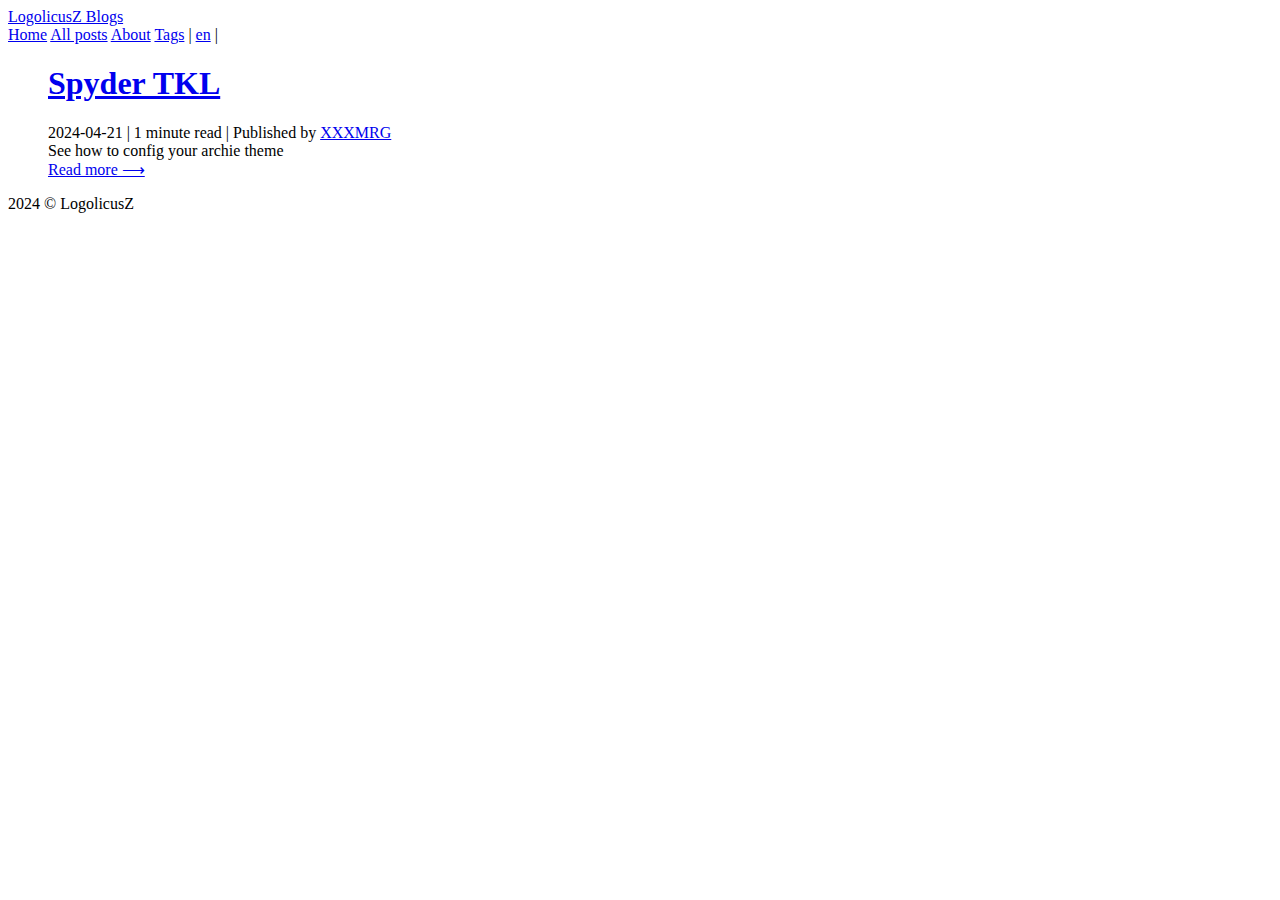
<file: index.html>
<!DOCTYPE html>
<html lang="en">
<head>
    <meta charset="UTF-8">
    <meta http-equiv="X-UA-Compatible" content="IE=edge">
    <meta name="viewport" content="width=device-width, initial-scale=1.0">
    

    
        <title>
            LogolicusZ Blogs
        </title>
        
            <meta property="og:title" content="LogolicusZ Blogs" />
        
    

    
        
    

    
        
    

    
         <link rel="icon" type="image/png" href=&#x2F;icon&#x2F;favicon.svg />
    

    

    
        <!-- Global site tag (gtag.js) - Google Analytics -->
        <script async src="https://www.googletagmanager.com/gtag/js?id=XXXX-XXXXX"></script>
        <script>
            window.dataLayer = window.dataLayer || [];
            function gtag(){dataLayer.push(arguments);}
            gtag('js', new Date());

            gtag('config', 'XXXX-XXXXX');
        </script>
    

    
    
        <script src=https://blog.logolicusz.com/js/feather.min.js></script>
    


    
        <link href=https://blog.logolicusz.com/css/fonts.css rel="stylesheet" />
    

    <link rel="stylesheet" type="text/css" media="screen" href=https://blog.logolicusz.com/css/main.css />

    
        <link
            rel="stylesheet"
            id="darkModeStyle"
            type="text/css"
            href=https://blog.logolicusz.com/css/dark.css
            
            
                disabled
            
        />
    

    


    


</head>


<body>
    <div class="content">
        <header>
    <div class="main" id="main_title">
        <a href=https:&#x2F;&#x2F;blog.logolicusz.com>LogolicusZ Blogs</a>
    </div>

    <nav>
        
            <a href=&#x2F;>Home</a>
        
            <a href=&#x2F;posts>All posts</a>
        
            <a href=&#x2F;about>About</a>
        
            <a href=&#x2F;tags>Tags</a>
        

        
            |

            
                <a href=&#x2F;>en</a>
            
        

        
            | <a id="dark-mode-toggle" onclick="toggleTheme()" href=""></a>
            <script src=https://blog.logolicusz.com/js/themetoggle.js></script>
        
    </nav>
</header>


        
        <main class="list">
            <div class="site-description">
                
            </div>
    <ul><section class="list-item">
            <h1 class="title">
                <a href=https:&#x2F;&#x2F;blog.logolicusz.com&#x2F;posts&#x2F;spyder-tkl&#x2F;>Spyder TKL</a>
            </h1>

            <time>2024-04-21</time>
            <span>| 1 minute read</span>
            
                <span>| Published by <a href="https:&#x2F;&#x2F;github.com&#x2F;XXXMrG" target="_blank">XXXMRG</a></span>
            

            <br />
            <div class="description">
                
                    See how to config your archie theme
                
            </div>

            
                <a class="readmore" href=https:&#x2F;&#x2F;blog.logolicusz.com&#x2F;posts&#x2F;spyder-tkl&#x2F;>Read more ⟶</a>
            
        </section>

    </ul>

        </main>

        
            <ul class="pagination">
                

                
            </ul>
        

        

        <footer>
  <div style="display:flex">
    
        <a class="soc" href=https:&#x2F;&#x2F;github.com&#x2F;XXXMrG&#x2F;archie-zola title=GitHub>
            <i data-feather=github></i>
        </a>
    
        <a class="soc" href=https:&#x2F;&#x2F;github.com&#x2F;your-name&#x2F; title=Twitter>
            <i data-feather=twitter></i>
        </a>
    
        <a class="soc" href=https:&#x2F;&#x2F;gitlab.com&#x2F;your-name&#x2F; title=GitLab>
            <i data-feather=gitlab></i>
        </a>
    
  </div>
  <div class="footer-info">
    2024 © LogolicusZ 
  </div>
</footer>


<script>
    feather.replace();
</script>


    </div>
</body>

</html>
</file>
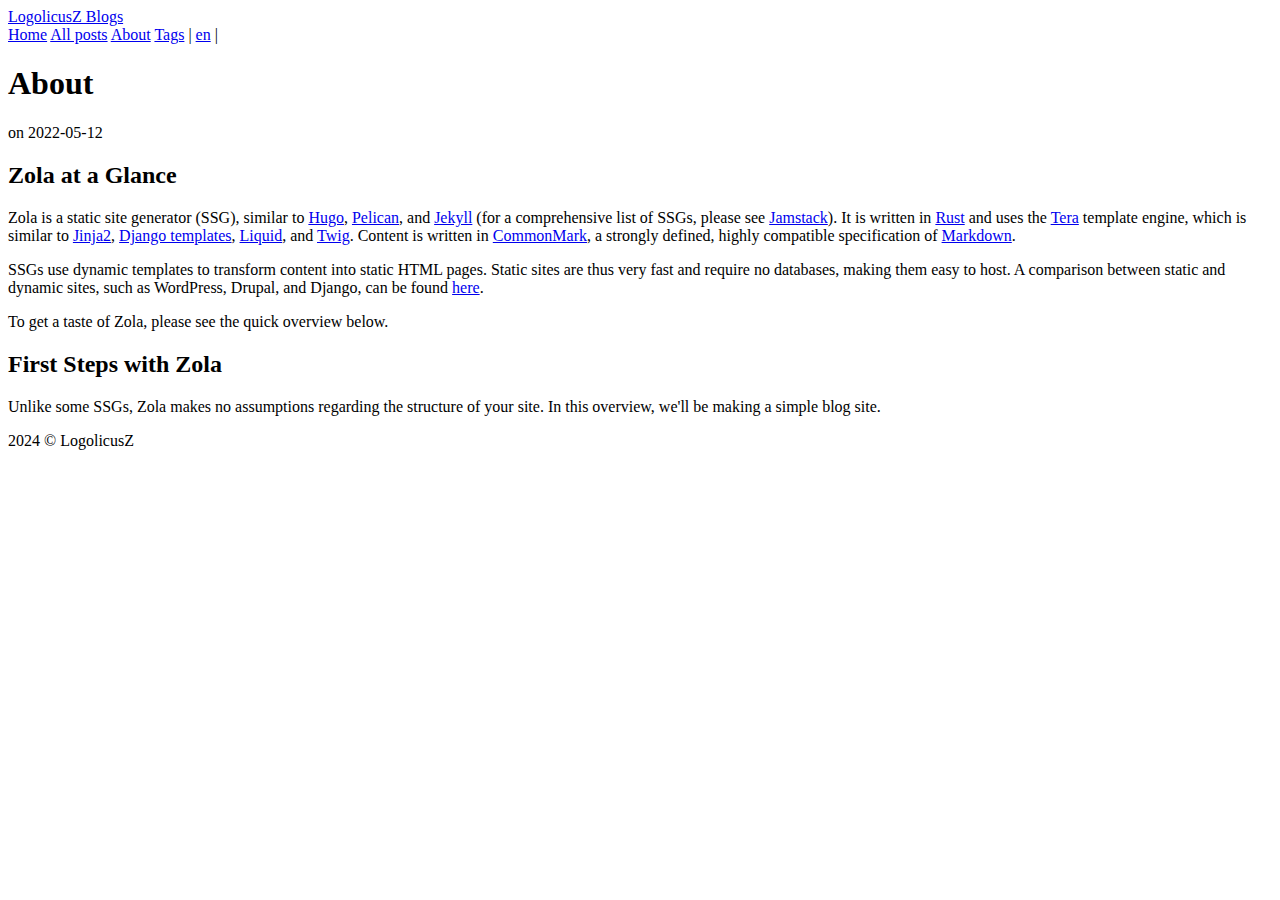
<file: about/index.html>
<!DOCTYPE html>
<html lang="en">
<head>
    <meta charset="UTF-8">
    <meta http-equiv="X-UA-Compatible" content="IE=edge">
    <meta name="viewport" content="width=device-width, initial-scale=1.0">
    

    
        <title>
             About
            
        </title>

        
            <meta property="og:title" content="About" />
        
    

    
        
    

    
        
    

    
         <link rel="icon" type="image/png" href=&#x2F;icon&#x2F;favicon.svg />
    

    

    
        <!-- Global site tag (gtag.js) - Google Analytics -->
        <script async src="https://www.googletagmanager.com/gtag/js?id=XXXX-XXXXX"></script>
        <script>
            window.dataLayer = window.dataLayer || [];
            function gtag(){dataLayer.push(arguments);}
            gtag('js', new Date());

            gtag('config', 'XXXX-XXXXX');
        </script>
    

    
    
        <script src=https://blog.logolicusz.com/js/feather.min.js></script>
    


    
        <link href=https://blog.logolicusz.com/css/fonts.css rel="stylesheet" />
    

    <link rel="stylesheet" type="text/css" media="screen" href=https://blog.logolicusz.com/css/main.css />

    
        <link
            rel="stylesheet"
            id="darkModeStyle"
            type="text/css"
            href=https://blog.logolicusz.com/css/dark.css
            
            
                disabled
            
        />
    

    


    


</head>


<body>
    <div class="content">
        <header>
    <div class="main" id="main_title">
        <a href=https:&#x2F;&#x2F;blog.logolicusz.com>LogolicusZ Blogs</a>
    </div>

    <nav>
        
            <a href=&#x2F;>Home</a>
        
            <a href=&#x2F;posts>All posts</a>
        
            <a href=&#x2F;about>About</a>
        
            <a href=&#x2F;tags>Tags</a>
        

        
            |

            
                <a href=&#x2F;>en</a>
            
        

        
            | <a id="dark-mode-toggle" onclick="toggleTheme()" href=""></a>
            <script src=https://blog.logolicusz.com/js/themetoggle.js></script>
        
    </nav>
</header>


        
    
<main>
    <article>
        <div class="title">
            <h1 class="title">About</h1>
            <div class="meta">
                
                on  2022-05-12

                
            </div>
        </div>

        

        <section class="body">
            <h2 id="zola-at-a-glance">Zola at a Glance</h2>
<p>Zola is a static site generator (SSG), similar to <a href="https://gohugo.io/">Hugo</a>, <a href="https://blog.getpelican.com/">Pelican</a>, and <a href="https://jekyllrb.com/">Jekyll</a> (for a comprehensive list of SSGs, please see <a href="https://jamstack.org/generators">Jamstack</a>). It is written in <a href="https://www.rust-lang.org/">Rust</a> and uses the <a href="https://tera.netlify.com/">Tera</a> template engine, which is similar to <a href="https://jinja.palletsprojects.com/en/2.10.x/">Jinja2</a>, <a href="https://docs.djangoproject.com/en/2.2/topics/templates/">Django templates</a>, <a href="https://shopify.github.io/liquid/">Liquid</a>, and <a href="https://twig.symfony.com/">Twig</a>. Content is written in <a href="https://commonmark.org/">CommonMark</a>, a strongly defined, highly compatible specification of <a href="https://www.markdownguide.org/">Markdown</a>.</p>
<p>SSGs use dynamic templates to transform content into static HTML pages. Static sites are thus very fast and require no databases, making them easy to host. A comparison between static and dynamic sites, such as WordPress, Drupal, and Django, can be found <a href="https://dev.to/ashenmaster/static-vs-dynamic-sites-61f">here</a>.</p>
<p>To get a taste of Zola, please see the quick overview below.</p>
<h2 id="first-steps-with-zola">First Steps with Zola</h2>
<p>Unlike some SSGs, Zola makes no assumptions regarding the structure of your site. In this overview, we'll be making a simple blog site.</p>

        </section>

        

    </article>
</main>



        <footer>
  <div style="display:flex">
    
        <a class="soc" href=https:&#x2F;&#x2F;github.com&#x2F;XXXMrG&#x2F;archie-zola title=GitHub>
            <i data-feather=github></i>
        </a>
    
        <a class="soc" href=https:&#x2F;&#x2F;github.com&#x2F;your-name&#x2F; title=Twitter>
            <i data-feather=twitter></i>
        </a>
    
        <a class="soc" href=https:&#x2F;&#x2F;gitlab.com&#x2F;your-name&#x2F; title=GitLab>
            <i data-feather=gitlab></i>
        </a>
    
  </div>
  <div class="footer-info">
    2024 © LogolicusZ 
  </div>
</footer>


<script>
    feather.replace();
</script>


    </div>
</body>

</html>
</file>
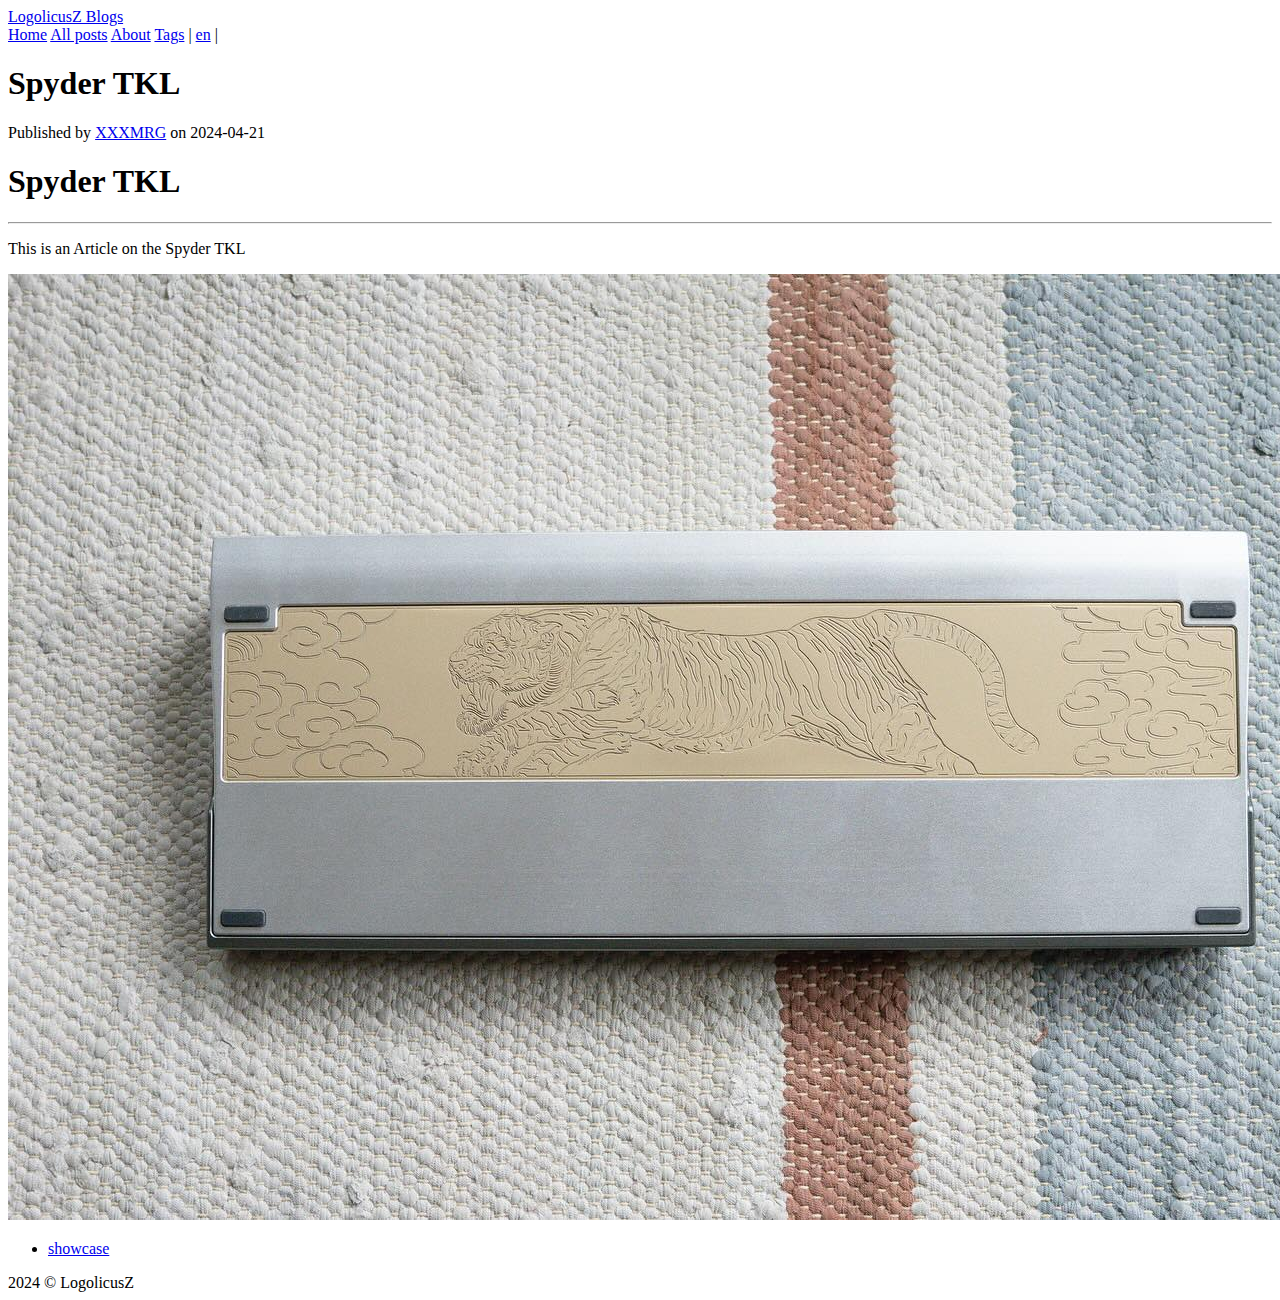
<file: posts/spyder-tkl/index.html>
<!DOCTYPE html>
<html lang="en">
<head>
    <meta charset="UTF-8">
    <meta http-equiv="X-UA-Compatible" content="IE=edge">
    <meta name="viewport" content="width=device-width, initial-scale=1.0">
    

    
        <title>
             Spyder TKL
            
        </title>

        
            <meta property="og:title" content="Spyder TKL" />
        
    

    
        
            <meta property="og:description" content="See how to config your archie theme" />
        
    

    
        
            <meta name="description" content="See how to config your archie theme" />
        
    

    
         <link rel="icon" type="image/png" href=&#x2F;icon&#x2F;favicon.svg />
    

    

    
        <!-- Global site tag (gtag.js) - Google Analytics -->
        <script async src="https://www.googletagmanager.com/gtag/js?id=XXXX-XXXXX"></script>
        <script>
            window.dataLayer = window.dataLayer || [];
            function gtag(){dataLayer.push(arguments);}
            gtag('js', new Date());

            gtag('config', 'XXXX-XXXXX');
        </script>
    

    
    
        <script src=https://blog.logolicusz.com/js/feather.min.js></script>
    


    
        <link href=https://blog.logolicusz.com/css/fonts.css rel="stylesheet" />
    

    <link rel="stylesheet" type="text/css" media="screen" href=https://blog.logolicusz.com/css/main.css />

    
        <link
            rel="stylesheet"
            id="darkModeStyle"
            type="text/css"
            href=https://blog.logolicusz.com/css/dark.css
            
            
                disabled
            
        />
    

    


    


</head>


<body>
    <div class="content">
        <header>
    <div class="main" id="main_title">
        <a href=https:&#x2F;&#x2F;blog.logolicusz.com>LogolicusZ Blogs</a>
    </div>

    <nav>
        
            <a href=&#x2F;>Home</a>
        
            <a href=&#x2F;posts>All posts</a>
        
            <a href=&#x2F;about>About</a>
        
            <a href=&#x2F;tags>Tags</a>
        

        
            |

            
                <a href=&#x2F;>en</a>
            
        

        
            | <a id="dark-mode-toggle" onclick="toggleTheme()" href=""></a>
            <script src=https://blog.logolicusz.com/js/themetoggle.js></script>
        
    </nav>
</header>


        
    
<main>
    <article>
        <div class="title">
            <h1 class="title">Spyder TKL</h1>
            <div class="meta">
                
                    Published by <a href="https:&#x2F;&#x2F;github.com&#x2F;XXXMrG" target="_blank">XXXMRG</a>
                
                on  2024-04-21

                
            </div>
        </div>

        

        <section class="body">
            <h1 id="spyder-tkl">Spyder TKL</h1>
<hr />
<p>This is an Article on the Spyder TKL </p>
<p><img src="/imgs/test.jpg" alt="screenshot light" /></p>

        </section>

        
            <div class="post-tags">
                <nav class="nav tags">
                    <ul class="tags">
                        
                            <li><a href=https://blog.logolicusz.com/tags/showcase/>showcase</a></li>
                        
                    </ul>
                </nav>
            </div>
        

    </article>
</main>



        <footer>
  <div style="display:flex">
    
        <a class="soc" href=https:&#x2F;&#x2F;github.com&#x2F;XXXMrG&#x2F;archie-zola title=GitHub>
            <i data-feather=github></i>
        </a>
    
        <a class="soc" href=https:&#x2F;&#x2F;github.com&#x2F;your-name&#x2F; title=Twitter>
            <i data-feather=twitter></i>
        </a>
    
        <a class="soc" href=https:&#x2F;&#x2F;gitlab.com&#x2F;your-name&#x2F; title=GitLab>
            <i data-feather=gitlab></i>
        </a>
    
  </div>
  <div class="footer-info">
    2024 © LogolicusZ 
  </div>
</footer>


<script>
    feather.replace();
</script>


    </div>
</body>

</html>
</file>
